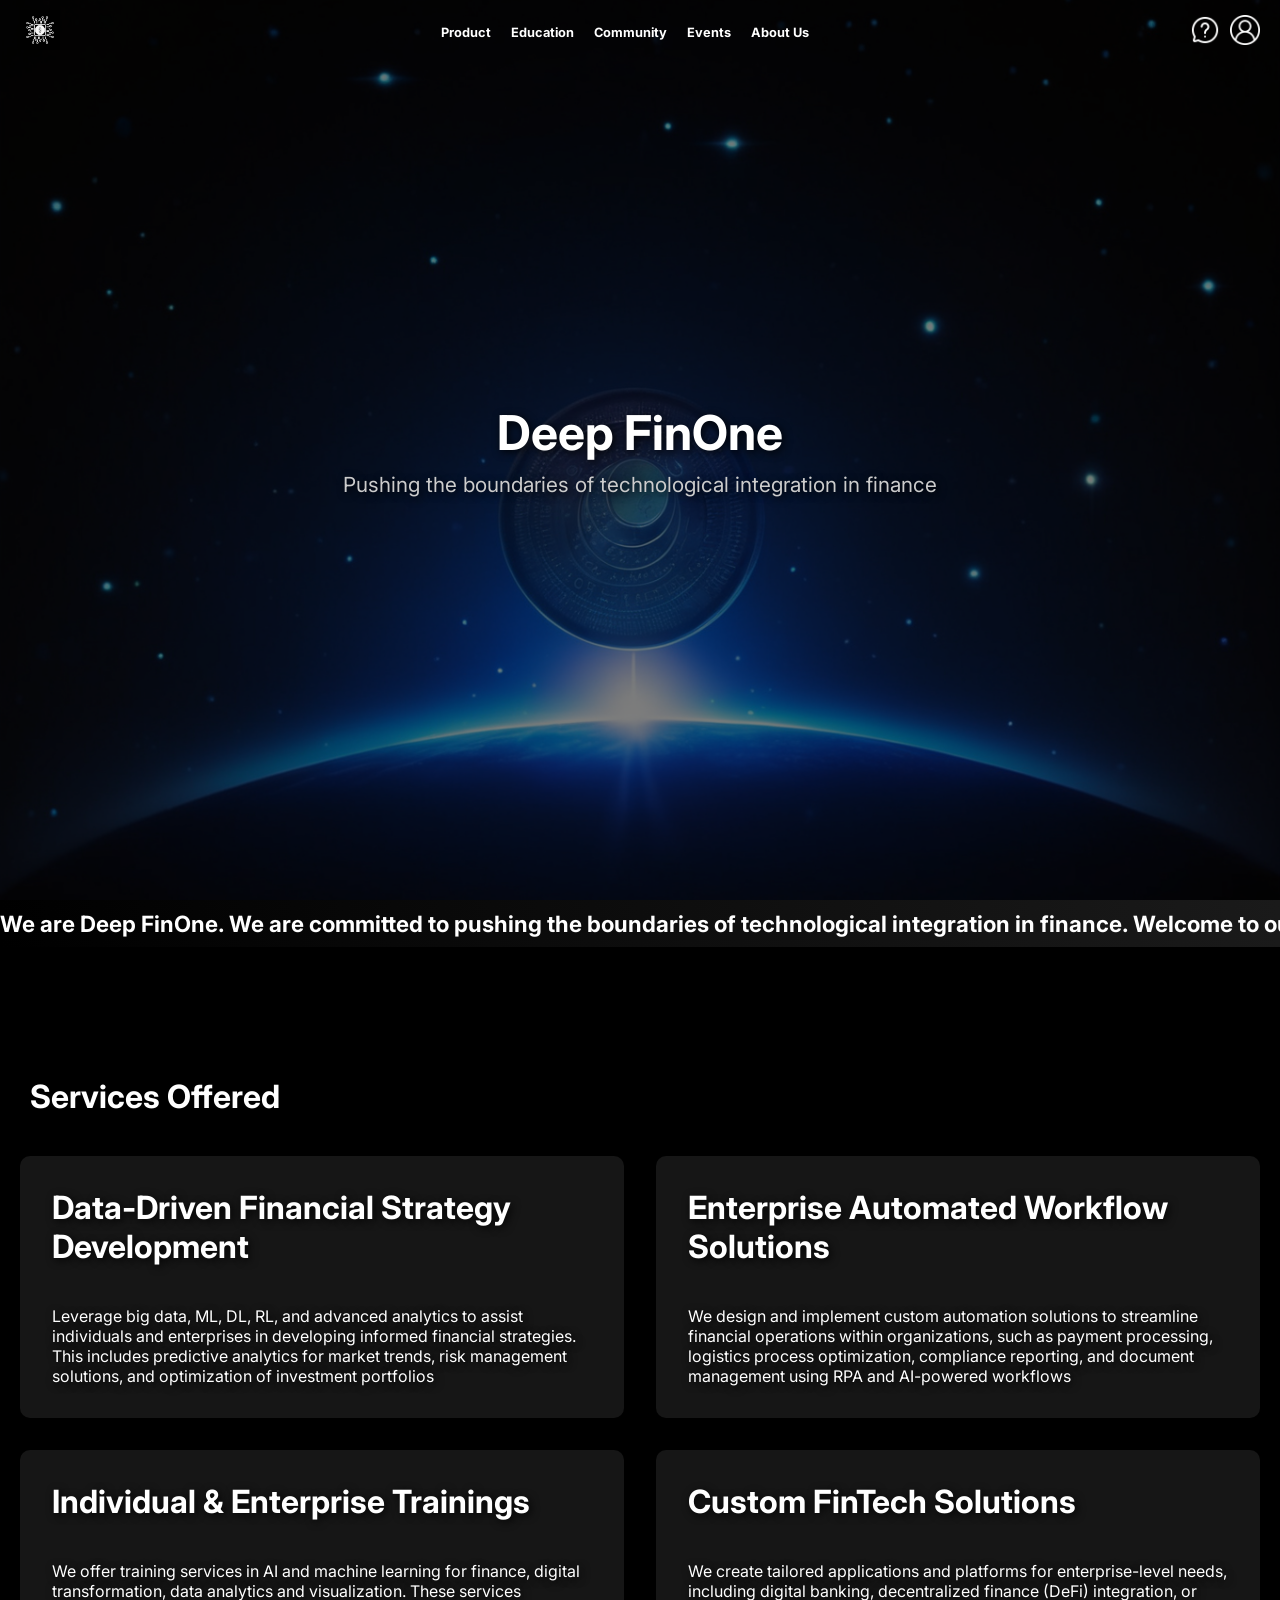
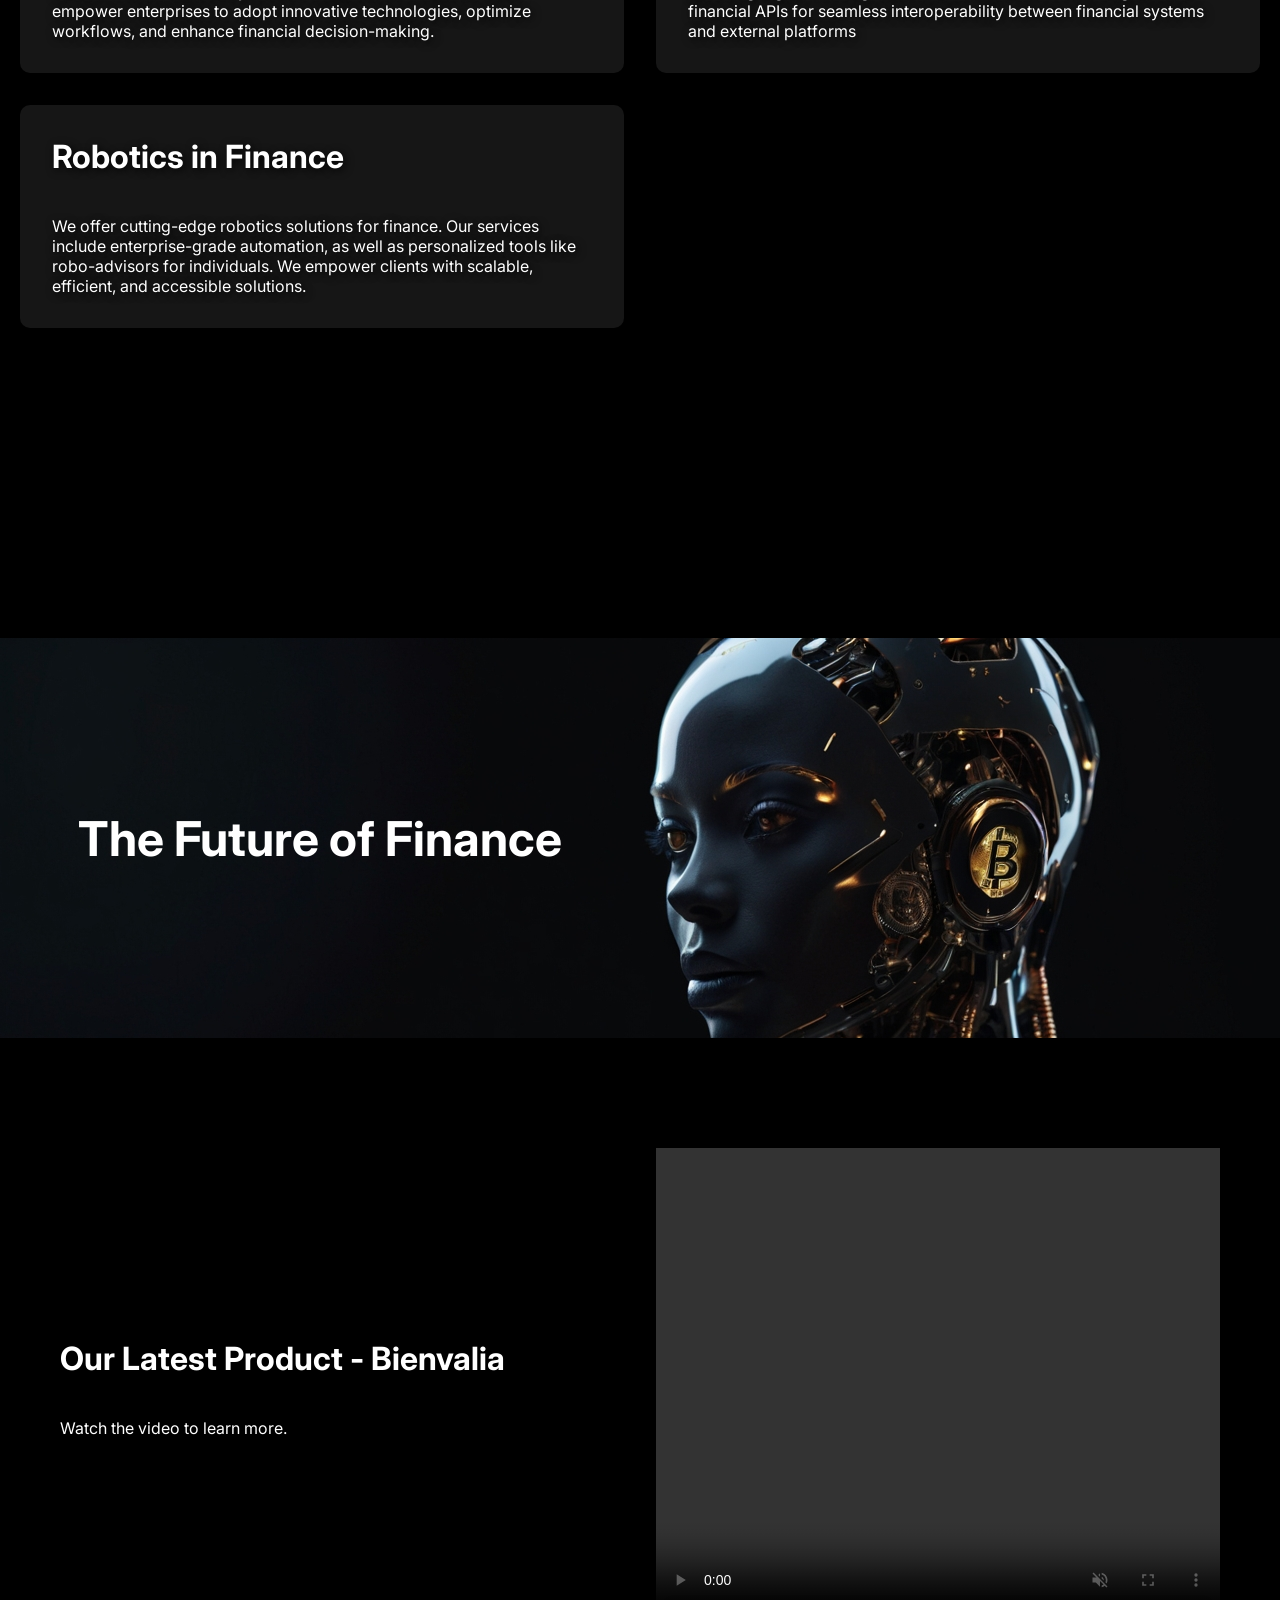
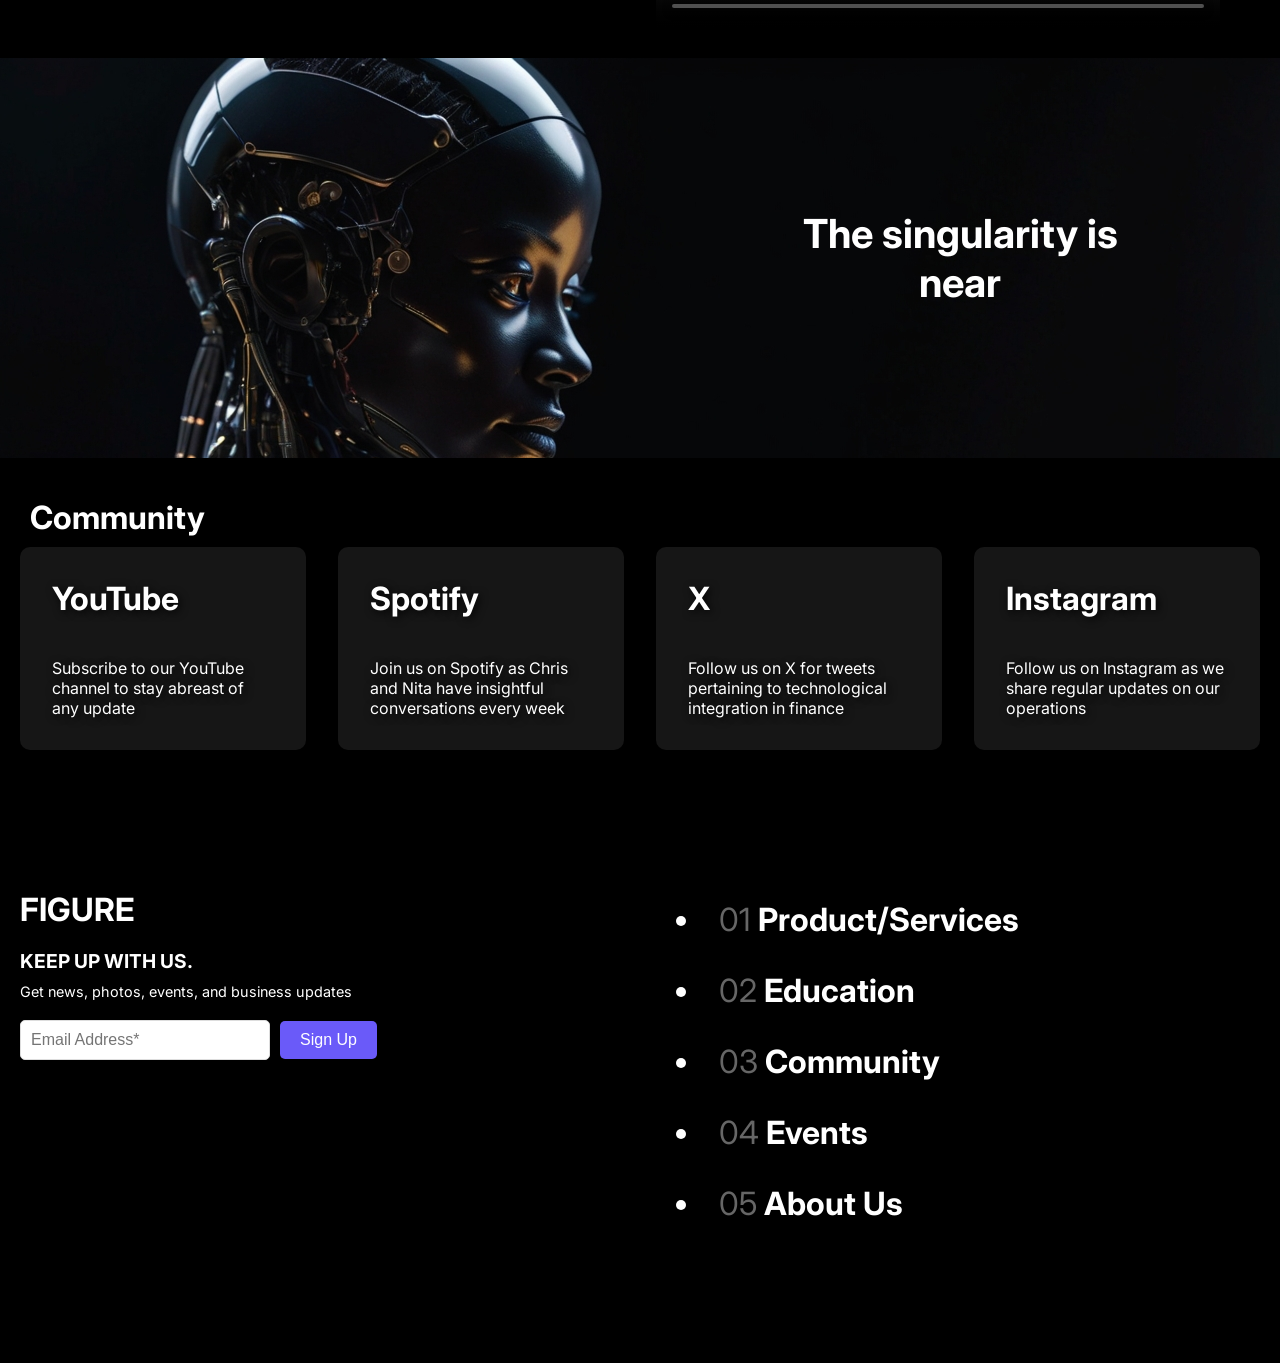
<file: Index.html>
<!DOCTYPE html>

<html>
    <head>
        <title>Deep FinOne</title>
        <link rel="stylesheet" type="text/CSS" href="style.css">
        <link href="https://fonts.googleapis.com/css2?family=Inter:wght@400;700&display=swap" rel="stylesheet">
    </head>

    <body>
        <section class="photo-section">
            <header class="header-container">
                <div class="logo">
                    <img src="Multimedia/logo.png" alt="Logo">
                </div>
                <nav class="nav-links">
                    <a href="#product">Product</a>
                    <a href="#education">Education</a>
                    <a href="#community">Community</a>
                    <a href="#events">Events</a>
                    <a href="#about">About Us</a>
                </nav>
                <nav class="header-images">
                    <a href="help"><img src="Multimedia/help.png" alt="Click here to get answers to questions"></a>
                    <a href="profile"><img src="Multimedia/user.png" alt="Access your profile"></a>
                </nav>
            </header>
            <img src="Multimedia/background3.png" alt="Robot Background" class="background-image">
            <div class="overlay"></div>
            <div class="content">
                <h1>Deep FinOne</h1>
                <p>Pushing the boundaries of technological integration in finance</p>
            </div>
        </section>
        <div class="rolling-bar">
            <div class="rolling-content">
                <span>We are Deep FinOne. We are committed to pushing the boundaries of technological integration in finance. Welcome to our platform   |   Machine Learning in Finance   |   Deep Learning in Finance   |   Reinforcement Learning in Finance   |   Robotics in Finance   |   </span>
            </div>
        </div>
        <br><br>
        <br><br>
        <section class = "services-section">
            <div class="header">
                <h2>Services Offered</h2>
            </div>
            <div class="skills-container">
                <div class="skill-card">
                    <div class="content1">
                        <h3>Data-Driven Financial Strategy Development</h3>
                        <br><br>
                        <p>Leverage big data, ML, DL, RL, and advanced analytics to assist individuals and enterprises in developing informed financial strategies. This includes predictive analytics for market trends, risk management solutions, and optimization of investment portfolios</p>
                    </div>
                </div>
                <div class="skill-card">
                    <div class="content2">
                        <h3>Enterprise Automated Workflow Solutions</h3>
                        <br><br>
                        <p>We design and implement custom automation solutions to streamline financial operations within organizations, such as payment processing, logistics process optimization, compliance reporting, and document management using RPA and AI-powered workflows</p>
                    </div>
                </div>
                <div class="skill-card">
                    <div class="content3">
                        <h3>Individual & Enterprise Trainings</h3>
                        <br><br>
                        <p>We offer training services in AI and machine learning for finance, digital transformation, data analytics and visualization. These services empower enterprises to adopt innovative technologies, optimize workflows, and enhance financial decision-making.</p>
                    </div>
                </div>
                <div class="skill-card">
                    <div class = "content4">
                        <h3>Custom FinTech Solutions</h3>
                        <br><br>
                        <p>We create tailored applications and platforms for enterprise-level needs, including digital banking, decentralized finance (DeFi) integration, or financial APIs for seamless interoperability between financial systems and external platforms</p>
                    </div>
                </div>
                <div class="skill-card">
                    <div class = "content5">
                        <h3>Robotics in Finance</h3>
                        <br><br>
                        <p>We offer cutting-edge robotics solutions for finance. Our services include enterprise-grade automation, as well as personalized tools like robo-advisors for individuals. We empower clients with scalable, efficient, and accessible solutions.</p>
                    </div>
                </div>
            </div>
        </section>
        <br><br>
        <br><br>
        <br><br>
        <br><br>
        <br><br>
        <br><br>
        <br><br>
        <section class="Product-break">
            <img src="Multimedia/robot.jpg" alt="Logo">
            <div class="content">
                <h4>The Future of Finance</h4>
            </div>
        </section>
        <br><br>
        <br><br>
        <section class="products">
            <div class="products-grid">
                <div class="content">
                    <h2>Our Latest Product - Bienvalia</h2>
                    <br><br>
                    <p>Watch the video to learn more.</p>
                </div>
                <div class="video-container">
                    <video id="productVideo" 
                     width="100%" 
                     height="auto" 
                     muted
                     controls>
                     <source src="Multimedia/Bienvalia.mp4" type="video/mp4">
                     Your browser does not support the video tag.
                    </video>
                </div>
            </div>
        </section>
        <section class="Community-break">
            <img src="Multimedia/robot2.jpg" alt="Logo">
            <div class="content">
                <h4>The singularity is near</h4>
            </div>
        </section>
        <br><br>
        <section class = "community">
            <div class="header">
                <h2>Community</h2>
            </div>
            <div class="community-grid">
                <div class="community-card">
                    <a href="https://www.youtube.com/@DeepFinOne" class="content-link1">
                        <div class="content1">
                            <h3>YouTube</h3>
                            <br><br>
                            <p>Subscribe to our YouTube channel to stay abreast of any update</p>
                        </div>
                    </a>
                </div>
                <div class="community-card">
                    <a href="https://open.spotify.com/show/5EmiDjWoZaC42dZHJOJEcF?si=7dbb737f84644044" class="content-link2">
                        <div class="content2">
                            <h3>Spotify</h3>
                            <br><br>
                            <p>Join us on Spotify as Chris and Nita have insightful conversations every week</p>
                        </div>
                    </a>
                </div>
                <div class="community-card">
                    <a href="https://x.com/DeepFinOne" class="content-link3">
                        <div class="content3">
                            <h3>X</h3>
                            <br><br>
                            <p>Follow us on X for tweets pertaining to technological integration in finance</p>
                        </div>
                    </a>
                </div>
                <div class="community-card">
                    <a href="https://www.instagram.com/deepfinone" class="content-link4">
                        <div class = "content4">
                            <h3>Instagram</h3>
                            <br><br>
                            <p>Follow us on Instagram as we share regular updates on our operations</p>
                        </div>
                    </a>
                </div>
            </div>
        </section>
        <br><br>
        <br><br>
        <br><br>
        <section class="footer">
            <div class="left-section">
                <h1>FIGURE</h1>
                <div class="subscribe">
                    <p>KEEP UP WITH US.</p>
                    <span>Get news, photos, events, and business updates</span>
                    <div class="email-signup">
                        <input type="email" placeholder="Email Address*" required>
                        <button>Sign Up</button>
                    </div>
                </div>
            </div>
            <div class="right-section">
                    <li><span>01</span> Product/Services</li>
                    <li><span>02</span> Education</li>
                    <li><span>03</span> Community</li>
                    <li><span>04</span> Events</li>
                    <li><span>05</span> About Us</li>
            </div>
        </section>
        <br><br>
        <br><br>
        <br><br>
    </body>

</html>
</file>
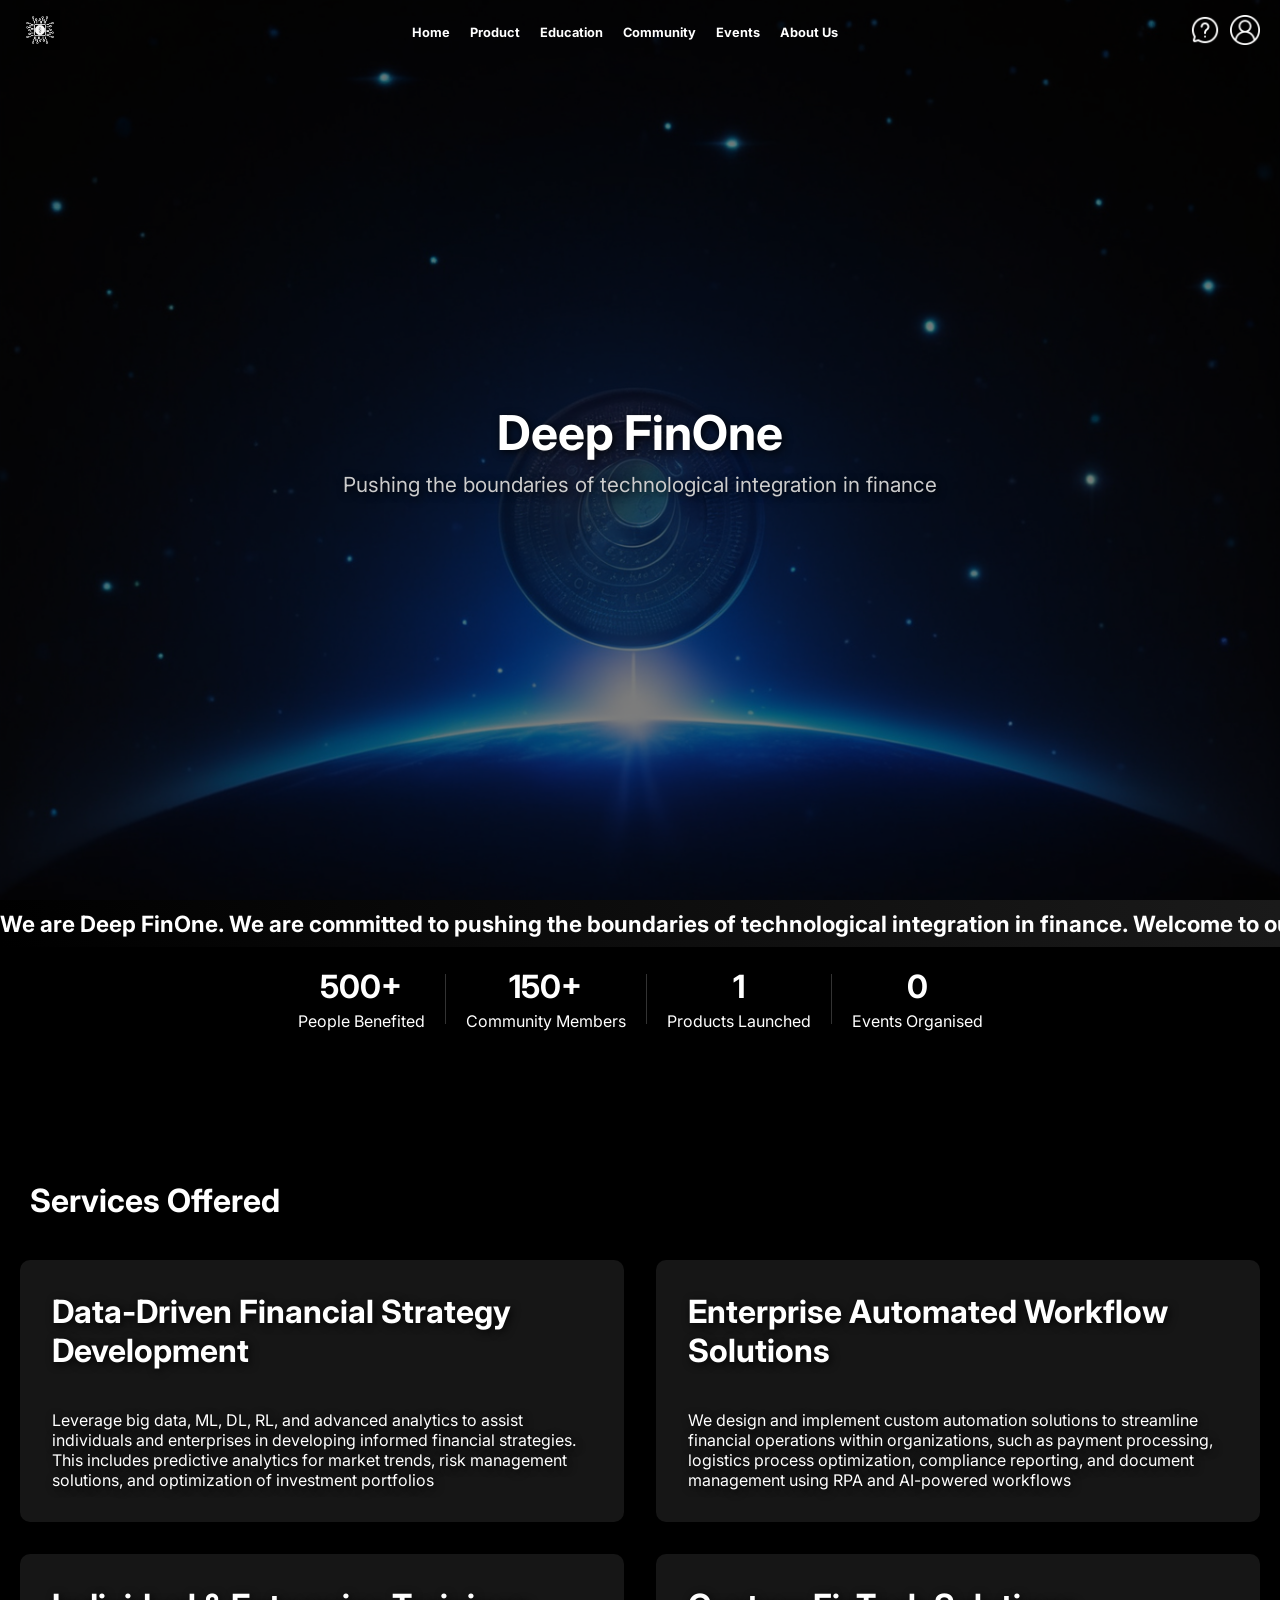
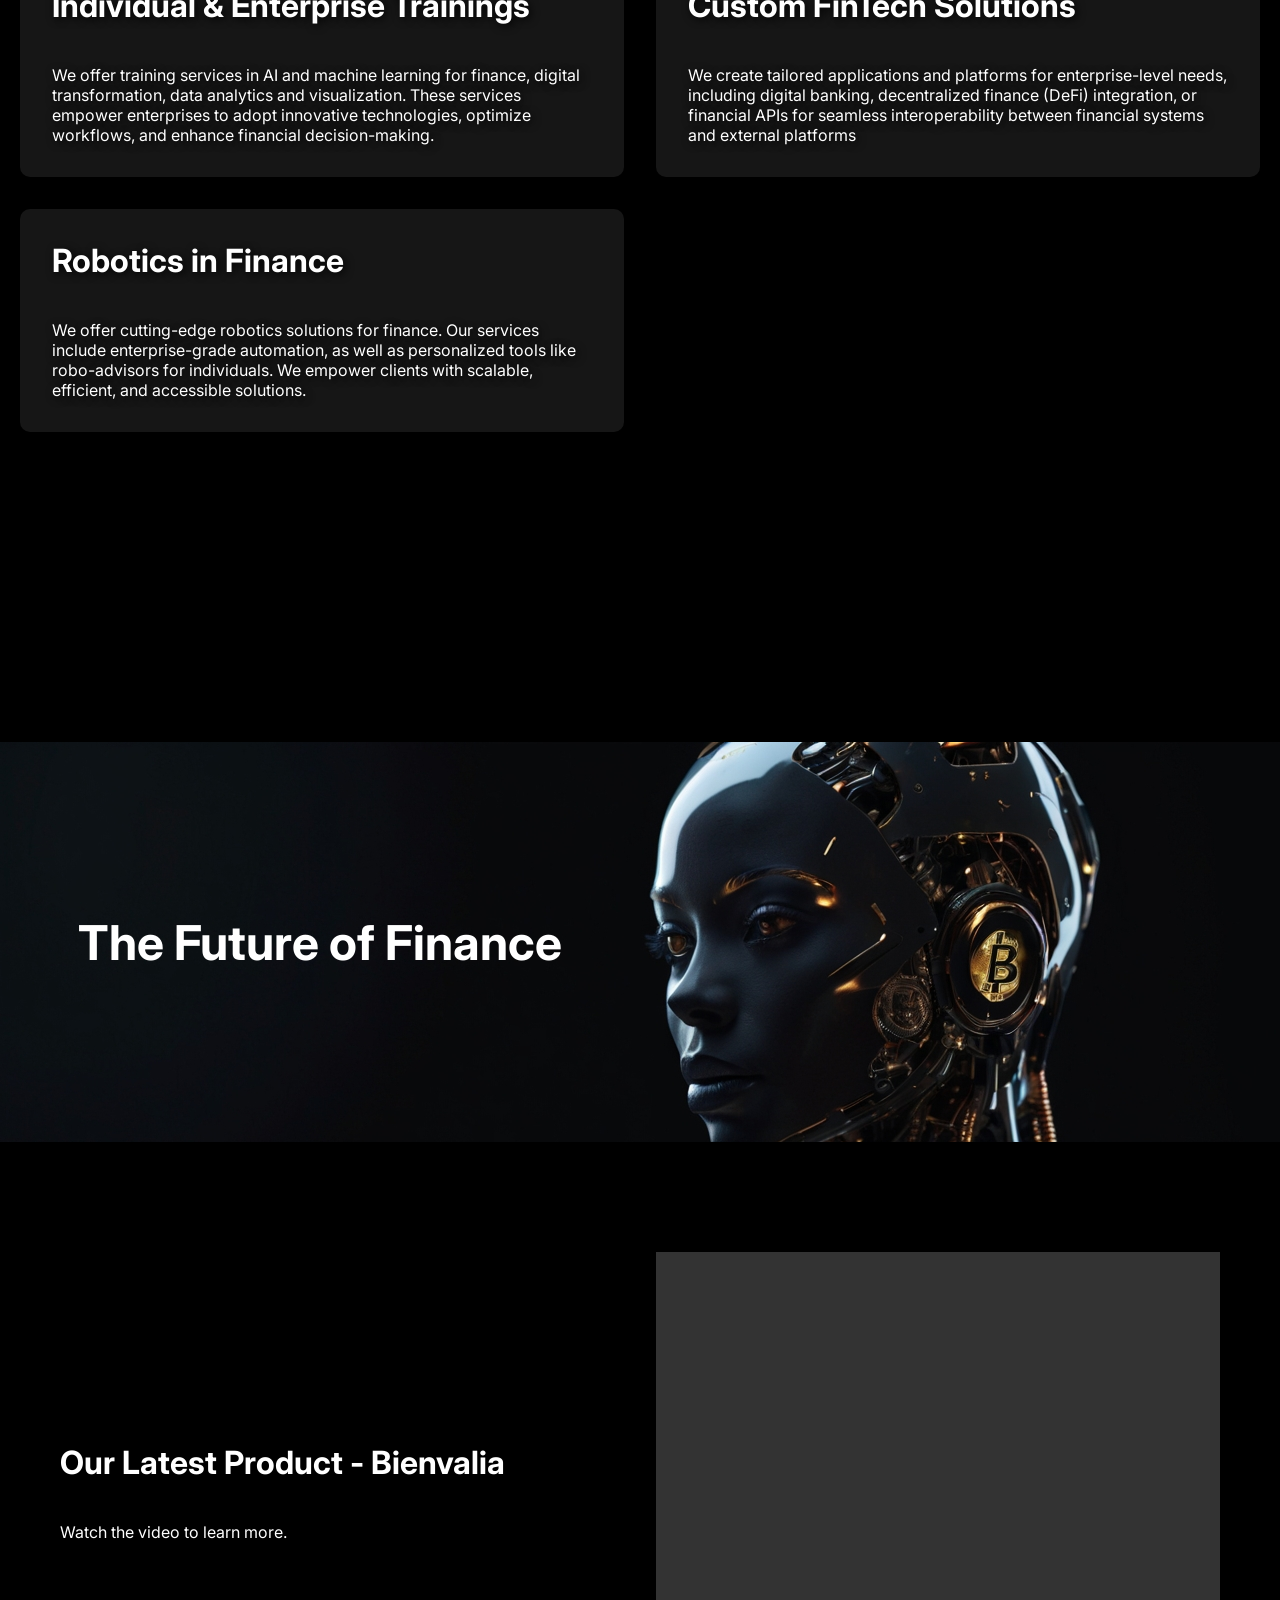
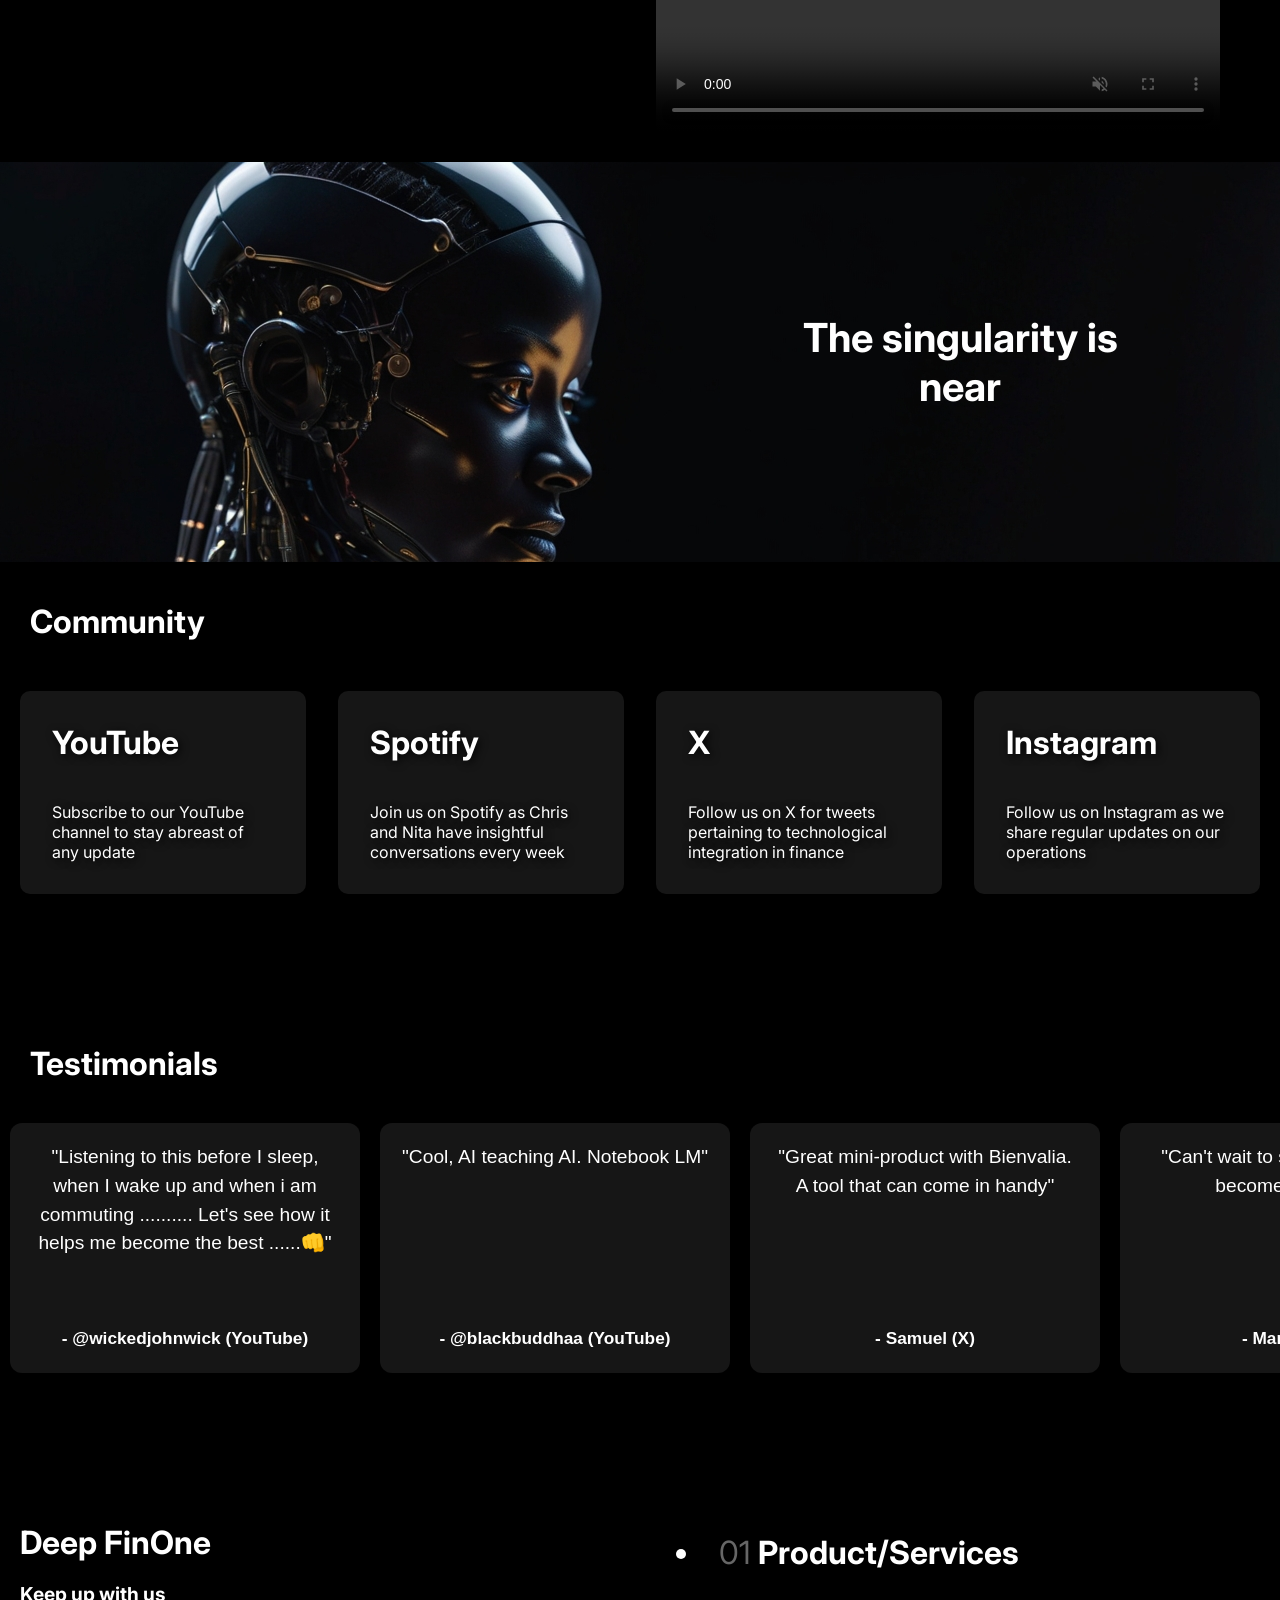
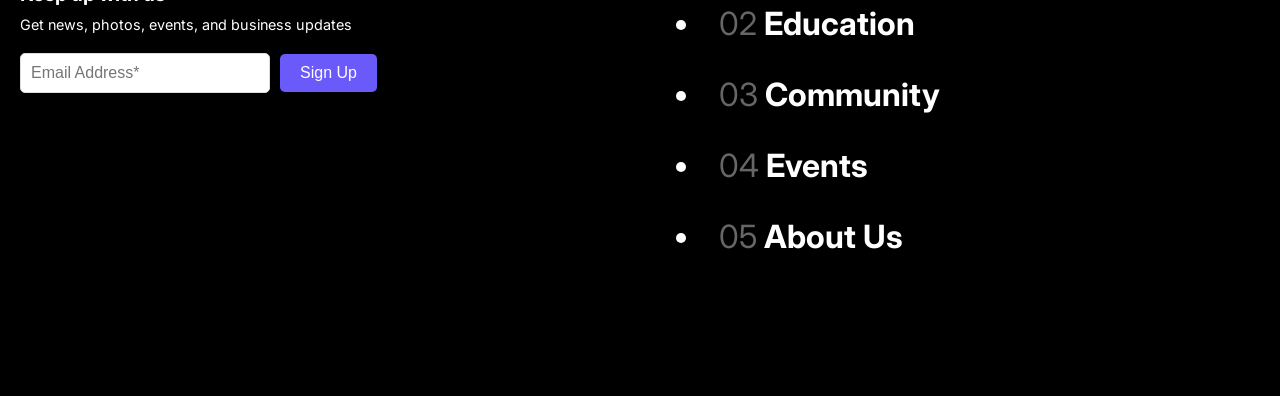
<file: index.html>
<!DOCTYPE html>

<html>
    <head>
        <meta name="viewport" content="width=device-width, initial-scale=1.0">
        <title>Deep FinOne</title>
        <link rel="stylesheet" type="text/CSS" href="style.css">
        <link href="https://fonts.googleapis.com/css2?family=Inter:wght@400;700&display=swap" rel="stylesheet">
    </head>

    <body>
        <section class="photo-section">
            <header class="header-container">
                <div class="logo">
                    <img src="Multimedia/logo.png" alt="Logo">
                </div>
                <nav class="nav-links">
                    <a href="index.html">Home</a>
                    <a href="product.html">Product</a>
                    <a href="#education">Education</a>
                    <a href="#community">Community</a>
                    <a href="#events">Events</a>
                    <a href="#about">About Us</a>
                </nav>
                <nav class="header-images">
                    <a href="help"><img src="Multimedia/help.png" alt="Click here to get answers to questions"></a>
                    <a href="profile"><img src="Multimedia/user.png" alt="Access your profile"></a>
                </nav>
            </header>
            <img src="Multimedia/background3.png" alt="Robot Background" class="background-image">
            <div class="overlay"></div>
            <div class="content">
                <h1>Deep FinOne</h1>
                <p>Pushing the boundaries of technological integration in finance</p>
            </div>
        </section>
        <section>
            <div class="rolling-bar">
                <div class="rolling-content">
                    <span>We are Deep FinOne. We are committed to pushing the boundaries of technological integration in finance. Welcome to our platform   |   Machine Learning in Finance   |   Deep Learning in Finance   |   Reinforcement Learning in Finance   |   Robotics in Finance   |   </span>
                </div>
            </div>
        </section>
        <section class="stats-section">
            <div class="stat-item">
                <h1>500+</h1>
                <p>People Benefited</p>
            </div>
            <div class="divider"></div>
            <div class="stat-item">
                <h1>150+</h1>
                <p>Community Members</p>
            </div>
            <div class="divider"></div>
            <div class="stat-item">
                <h1>1</h1>
                <p>Products Launched</p>
            </div>
            <div class="divider"></div>
            <div class="stat-item">
                <h1>0</h1>
                <p>Events Organised</p>
            </div>
        </section>
        <br><br>
        <br><br>
        <section class = "services-section">
            <div class="header">
                <h2>Services Offered</h2>
            </div>
            <div class="skills-container">
                <div class="skill-card">
                    <div class="content1">
                        <h3>Data-Driven Financial Strategy Development</h3>
                        <br><br>
                        <p>Leverage big data, ML, DL, RL, and advanced analytics to assist individuals and enterprises in developing informed financial strategies. This includes predictive analytics for market trends, risk management solutions, and optimization of investment portfolios</p>
                    </div>
                </div>
                <div class="skill-card">
                    <div class="content2">
                        <h3>Enterprise Automated Workflow Solutions</h3>
                        <br><br>
                        <p>We design and implement custom automation solutions to streamline financial operations within organizations, such as payment processing, logistics process optimization, compliance reporting, and document management using RPA and AI-powered workflows</p>
                    </div>
                </div>
                <div class="skill-card">
                    <div class="content3">
                        <h3>Individual & Enterprise Trainings</h3>
                        <br><br>
                        <p>We offer training services in AI and machine learning for finance, digital transformation, data analytics and visualization. These services empower enterprises to adopt innovative technologies, optimize workflows, and enhance financial decision-making.</p>
                    </div>
                </div>
                <div class="skill-card">
                    <div class = "content4">
                        <h3>Custom FinTech Solutions</h3>
                        <br><br>
                        <p>We create tailored applications and platforms for enterprise-level needs, including digital banking, decentralized finance (DeFi) integration, or financial APIs for seamless interoperability between financial systems and external platforms</p>
                    </div>
                </div>
                <div class="skill-card">
                    <div class = "content5">
                        <h3>Robotics in Finance</h3>
                        <br><br>
                        <p>We offer cutting-edge robotics solutions for finance. Our services include enterprise-grade automation, as well as personalized tools like robo-advisors for individuals. We empower clients with scalable, efficient, and accessible solutions.</p>
                    </div>
                </div>
            </div>
        </section>
        <br><br>
        <br><br>
        <br><br>
        <br><br>
        <br><br>
        <br><br>
        <br><br>
        <section class="Product-break">
            <img src="Multimedia/robot.jpg" alt="Logo">
            <div class="content">
                <h4>The Future of Finance</h4>
            </div>
        </section>
        <br><br>
        <br><br>
        <section class="products">
            <div class="products-grid">
                <div class="content">
                    <h2>Our Latest Product - Bienvalia</h2>
                    <br><br>
                    <p>Watch the video to learn more.</p>
                </div>
                <div class="video-container">
                    <video id="productVideo" 
                     width="100%" 
                     height="auto" 
                     muted
                     controls>
                     <source src="Multimedia/Bienvalia.mp4" type="video/mp4">
                     Your browser does not support the video tag.
                    </video>
                </div>
            </div>
        </section>
        <section class="Community-break">
            <img src="Multimedia/robot2.jpg" alt="Logo">
            <div class="content">
                <h4>The singularity is near</h4>
            </div>
        </section>
        <br><br>
        <section class = "community">
            <div class="header">
                <h2>Community</h2>
                <br><br>
            </div>
            <div class="community-grid">
                <div class="community-card">
                    <a href="https://www.youtube.com/@DeepFinOne" class="content-link1">
                        <div class="content1">
                            <h3>YouTube</h3>
                            <br><br>
                            <p>Subscribe to our YouTube channel to stay abreast of any update</p>
                        </div>
                    </a>
                </div>
                <div class="community-card">
                    <a href="https://open.spotify.com/show/5EmiDjWoZaC42dZHJOJEcF?si=7dbb737f84644044" class="content-link2">
                        <div class="content2">
                            <h3>Spotify</h3>
                            <br><br>
                            <p>Join us on Spotify as Chris and Nita have insightful conversations every week</p>
                        </div>
                    </a>
                </div>
                <div class="community-card">
                    <a href="https://x.com/DeepFinOne" class="content-link3">
                        <div class="content3">
                            <h3>X</h3>
                            <br><br>
                            <p>Follow us on X for tweets pertaining to technological integration in finance</p>
                        </div>
                    </a>
                </div>
                <div class="community-card">
                    <a href="https://www.instagram.com/deepfinone" class="content-link4">
                        <div class = "content4">
                            <h3>Instagram</h3>
                            <br><br>
                            <p>Follow us on Instagram as we share regular updates on our operations</p>
                        </div>
                    </a>
                </div>
            </div>
        </section>
        <br><br>
        <br><br>
        <br><br>
        <section class="testimonial-section">
            <h1>Testimonials</h1>
            <br><br>
            <div class="testimonial-container">
                <div class="testimonial">
                    <p>"Listening to this before I sleep, when I wake up and when i am commuting .......... Let's see how it helps me become the best ......👊"</p>
                    <br><br>
                    <h4>- @wickedjohnwick (YouTube)</h4>
                </div>
                <div class="testimonial">
                    <p>"Cool, AI teaching AI. Notebook LM"</p>
                    <br><br>
                    <h4>- @blackbuddhaa (YouTube)</h4>
                </div>
                <div class="testimonial">
                    <p>"Great mini-product with Bienvalia. A tool that can come in handy"</p>
                    <h4>- Samuel (X)</h4>
                </div>
                <div class="testimonial">
                    <p>"Can't wait to see Deep FinOne become a unicorn"</p>
                    <h4>- Mark Taylor</h4>
                </div>
            </div>
        </section>
        <br><br>
        <br><br>
        <br><br>
        <section class="footer">
            <div class="left-section">
                <h1>Deep FinOne</h1>
                <div class="subscribe">
                    <p>Keep up with us</p>
                    <span>Get news, photos, events, and business updates</span>
                    <div class="email-signup">
                        <input type="email" placeholder="Email Address*" required>
                        <button>Sign Up</button>
                    </div>
                </div>
            </div>
            <div class="right-section">
                    <li><span>01</span> Product/Services</li>
                    <li><span>02</span> Education</li>
                    <li><span>03</span> Community</li>
                    <li><span>04</span> Events</li>
                    <li><span>05</span> About Us</li>
            </div>
        </section>
        <br><br>
        <br><br>
        <br><br>
    </body>

</html>
</file>
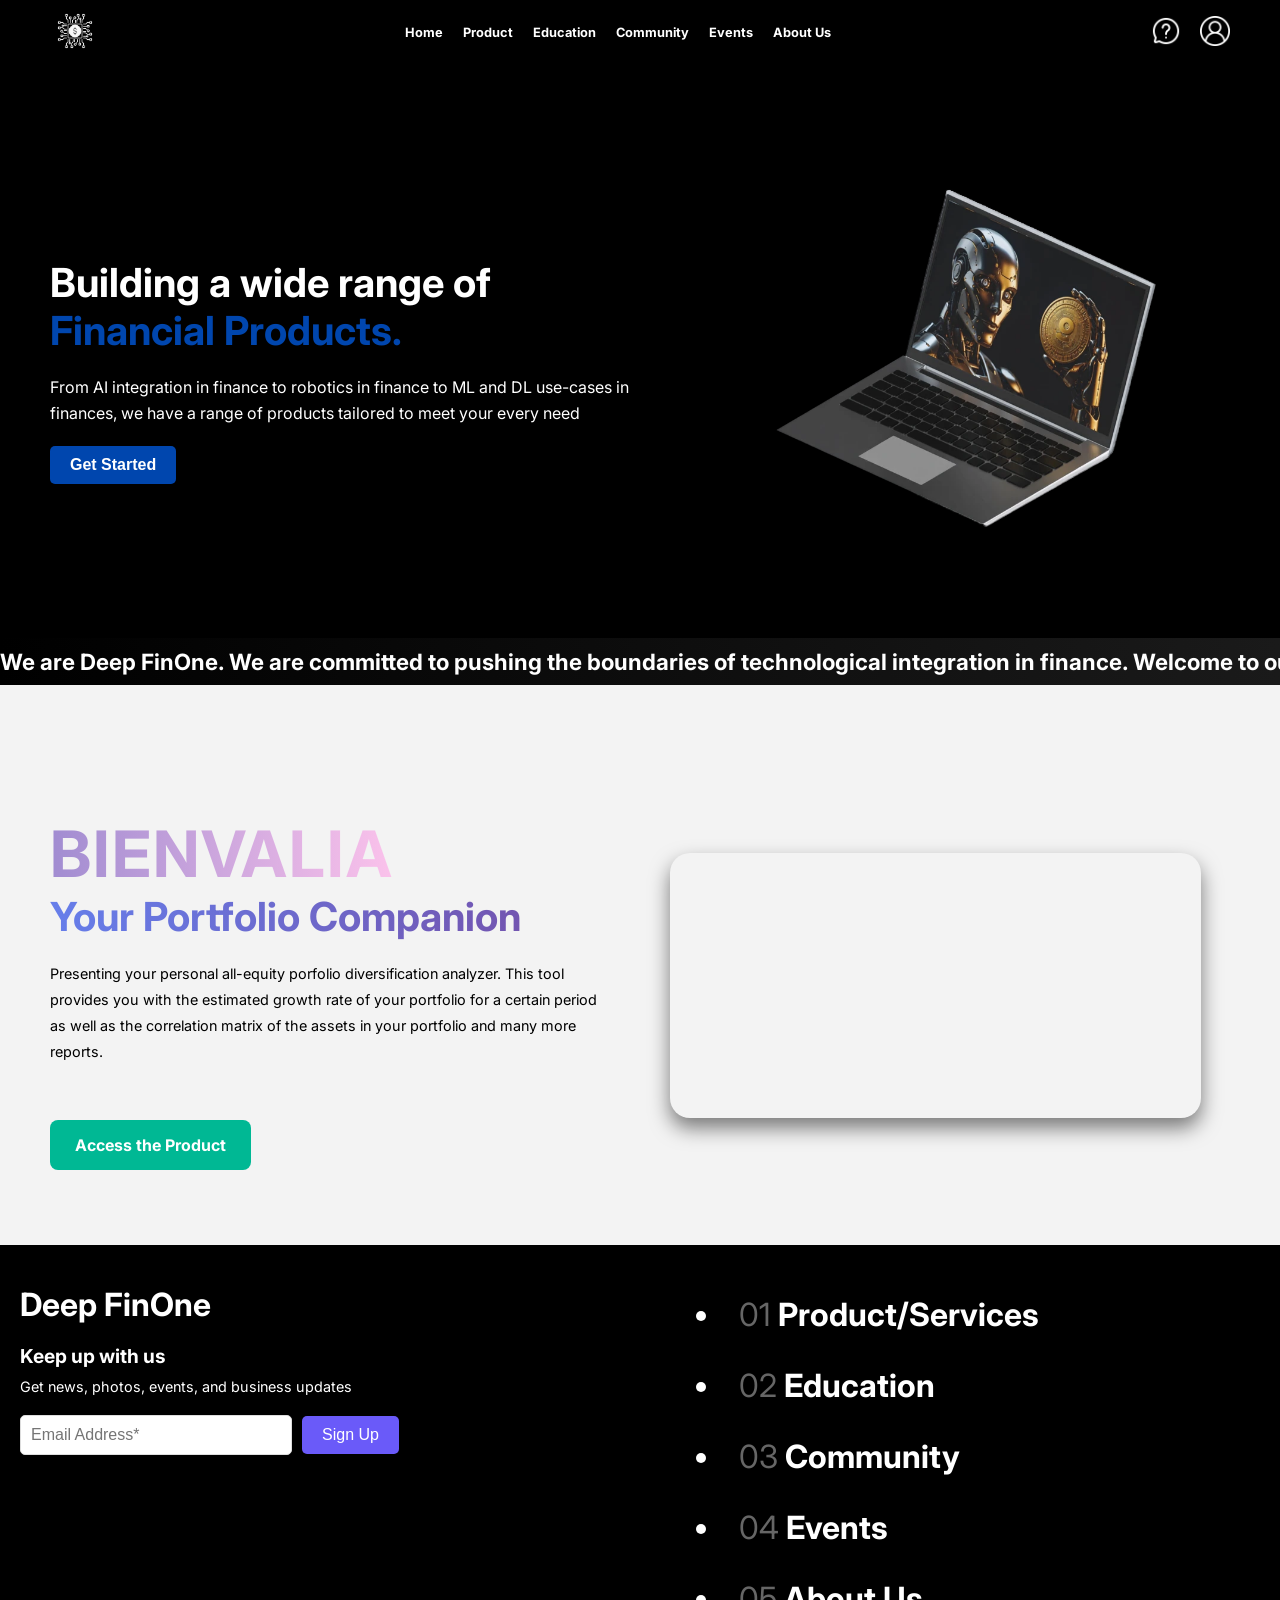
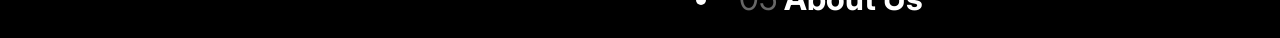
<file: product.html>
<!DOCTYPE html>

<html>
    <head>
        <title>Deep FinOne</title>
        <link rel="stylesheet" type="text/CSS" href="product.css">
        <link href="https://fonts.googleapis.com/css2?family=Inter:wght@400;700&display=swap" rel="stylesheet">
    </head>

    <body>
        <section class="photo-section">
            <header class="header-container">
                <div class="logo">
                    <img src="Multimedia/logo.png" alt="Logo">
                </div>
                <nav class="nav-links">
                    <a href="index.html">Home</a>
                    <a href="product.html">Product</a>
                    <a href="#education">Education</a>
                    <a href="#community">Community</a>
                    <a href="#events">Events</a>
                    <a href="#about">About Us</a>
                </nav>
                <nav class="header-images">
                    <a href="help"><img src="Multimedia/help.png" alt="Click here to get answers to questions"></a>
                    <a href="profile"><img src="Multimedia/user.png" alt="Access your profile"></a>
                </nav>
            </header>
        <section class="hero-section">
            <div class="hero-content">
                <h1>Building a wide range of <span class="highlight">Financial Products.</span></h1>
                <p>From AI integration in finance to robotics in finance to ML and DL use-cases in finances, we have a range of products tailored to meet your every need</p>
                <button class="cta-button">Get Started</button>
            </div>
            <div class="image-container">
                <img src="Multimedia/product-laptop.png">
            </div>
        </section>
        <section>
            <div class="rolling-bar">
                <div class="rolling-content">
                    <span>We are Deep FinOne. We are committed to pushing the boundaries of technological integration in finance. Welcome to our platform   |   Machine Learning in Finance   |   Deep Learning in Finance   |   Reinforcement Learning in Finance   |   Robotics in Finance   |   </span>
                </div>
            </div>
        </section>
        <br><br>
        <br><br>
        <section class="app-section">
            <div class="app-content">
              <span class="subtitle">BIENVALIA</span>
              <h1>Your Portfolio Companion</h1>
              <p>
                Presenting your personal all-equity porfolio diversification analyzer. This tool provides you with the estimated growth rate of your portfolio for a certain period as well as the correlation matrix of the assets in your portfolio and many more reports.
              </p>
              <br><br>
              <div class="cta-buttons">
                <a href="https://portfolio-diversification-checker-github-io.vercel.app/" class="product-btn">Access the Product</a>
              </div>
            </div>
            <div class="media-container">
              <video autoplay muted loop>
                <source src="Multimedia/Bienvalia.mp4" type="video/mp4">
                Your browser does not support the video tag.
              </video>
            </div>
          </section>
          <br><br>
          <section class="footer">
            <div class="left-section">
                <h1>Deep FinOne</h1>
                <div class="subscribe">
                    <p>Keep up with us</p>
                    <span>Get news, photos, events, and business updates</span>
                    <div class="email-signup">
                        <input type="email" placeholder="Email Address*" required>
                        <button>Sign Up</button>
                    </div>
                </div>
            </div>
            <div class="right-section">
                    <li><span>01</span> Product/Services</li>
                    <li><span>02</span> Education</li>
                    <li><span>03</span> Community</li>
                    <li><span>04</span> Events</li>
                    <li><span>05</span> About Us</li>
            </div>
        </section>
    </body>

</html>
</file>
<file: style.css>
body {
    margin: 0;
    padding: 0;
    font-family: 'inter', sans-serif;
    background-color: #000000;
}

* {
    margin: 0;
    padding: 0;
    box-sizing: border-box;
}

.header-container {
    display: flex;
    justify-content: space-between;
    align-items: center;
    padding: 10px 20px;
    background: transparent;
    color: white;
    position: relative;
    z-index: 2;
}

.header-container a:hover {
    color: #1E3A8A;
}

.logo img {
    width: 40px;
    height: auto;
}

.nav-links {
    display: flex;
    gap: 20px;
}

.nav-links a {
    text-decoration: none;
    font-size: 0.8rem;
    color: white;
    font-weight: 700;
    transition: color 0.3s ease;
}

.nav-links a:hover {
    color: #1E3A8A;
}

.header-images {
    display: flex;
    gap: 10px;
    z-index: 6;
}

.header-images img {
    width: 30px;
    height: auto;
    border-radius: 5px;
    z-index: 6;
}

.header-images img a {
    text-decoration: none;
    color: white;
    font-weight: 700;
    transition: color 0.3s ease;    
}

.header-images img a:hover {
    color: #1E3A8A;
}

.photo-section {
    position: relative;
    width: 100%;
    height: 100vh;
    overflow: hidden;
}

.photo-section .background-image {
    width: 100%;
    height: 100%;
    object-fit: cover;
    position: absolute;
    top: 0;
    left: 0;
}

.photo-section .overlay {
    position: absolute;
    top: 0;
    left: 0;
    width: 100%;
    height: 100%;
    background: rgba(0, 0, 0, 0.5);
    z-index: 1;
}

.photo-section .content {
    position: absolute;
    top: 50%;
    left: 50%;
    transform: translate(-50%, -50%);
    text-align: center;
    z-index: 6;
    padding: 0 20px;
}

.photo-section .content h1 {
    font-size: 3rem;
    margin: 0;
    color: white;
    text-shadow: 2px 2px 8px rgba(0, 0, 0, 0.9);
}

.photo-section .content p {
    font-size: 1.3rem;
    margin-top: 10px;
    color: #CCCCCC;
    text-shadow: 2px 2px 8px rgba(0, 0, 0, 0.9);
}

.rolling-bar {
    width: 100%;
    overflow: hidden;
    background: linear-gradient(90deg, #000000, #1a1a1a);
    color: white;
    font-size: 1.2rem;
    padding: 10px 0;
    display: flex;
    align-items: center;
}

.rolling-content {
    display: flex;
    animation: scroll 40s linear infinite;
    gap: 50px;
    white-space: nowrap;
}

.rolling-content span {
    display: inline-block;
    background: #ffffff;
    -webkit-background-clip: text;
    -webkit-text-fill-color: transparent;
    background-clip: text;
    color: transparent;
    font-weight: bold;
    font-size: 1.4rem;
    transition: color 0.3s ease;
}

.services-section {
    position: relative;
    width: 100%;
    min-height: 100vh;
    overflow: visible;
    padding: 20px 0;
}

.services-section .header h2{
    font-size: 2rem;
    font-family:'Inter', sans-serif;
    font: bold;
    text-wrap: initial;
    margin: 30px;
    color: white;
    text-shadow: 2px 2px 8px rgba(0, 0, 0, 0.9);
}

.skills-container {
    display: grid;
    grid-template-columns: repeat(2, 1fr);
    overflow: visible;
    width: 100%;
    gap: 2rem;
    margin: 0;
    justify-content: flex-end;
    align-items: center;
    padding: 10px 20px;
    background: transparent;
    position: relative;
}

.skill-card .content1 {
    background: #161616;
    padding: 2rem;
    border-radius: 10px;
    transition: 0.3s;
}

.skill-card .content1 h3{
    font-size: 2rem;
    text-wrap: initial;
    margin: 0;
    color: white;
    text-shadow: 2px 2px 8px rgba(0, 0, 0, 0.9);
}

.skill-card .content1 p{
    font-size: 1rem;
    text-wrap: initial;
    margin: 0;
    color: white;
    text-shadow: 2px 2px 8px rgba(0, 0, 0, 0.9);
}

.skill-card .content1:hover{
    font-size: 1rem;
    background-image: url('Multimedia/background3.png');
    background-size: cover;
    background-position: center;
    background-repeat: no-repeat;
    text-wrap: initial;
    justify-content:center;
    margin: 0;
    color: white;
    text-shadow: 2px 2px 8px rgba(0, 0, 0, 0.9);
}

.skill-card .content2 {
    background: #161616;
    padding: 2rem;
    border-radius: 10px;
    transition: 0.3s;
}

.skill-card .content2 h3{
    font-size: 2rem;
    text-wrap: initial;
    margin: 0;
    color: white;
    text-shadow: 2px 2px 8px rgba(0, 0, 0, 0.9);
}

.skill-card .content2 p{
    font-size: 1rem;
    text-wrap: initial;
    margin: 0;
    color: white;
    text-shadow: 2px 2px 8px rgba(0, 0, 0, 0.9);
}

.skill-card .content2:hover{
    font-size: 1rem;
    background-image: url('Multimedia/AWFS.png');
    background-size: cover;
    background-position: center;
    background-repeat: no-repeat;
    text-wrap: initial;
    justify-content:center;
    margin: 0;
    color: white;
    text-shadow: 2px 2px 8px rgba(0, 0, 0, 0.9);
}

.skill-card .content3 {
    background: #161616;
    padding: 2rem;
    border-radius: 10px;
    transition: 0.3s;
}

.skill-card .content3 h3{
    font-size: 2rem;
    text-wrap: initial;
    margin: 0;
    color: white;
    text-shadow: 2px 2px 8px rgba(0, 0, 0, 0.9);
}

.skill-card .content3 p{
    font-size: 1rem;
    text-wrap: initial;
    margin: 0;
    color: white;
    text-shadow: 2px 2px 8px rgba(0, 0, 0, 0.9);
}

.skill-card .content3:hover{
    font-size: 1rem;
    background-image: url('Multimedia/office-space.png');
    background-size: cover;
    background-position: center;
    background-repeat: no-repeat;
    text-wrap: initial;
    justify-content:center;
    margin: 0;
    color: white;
    text-shadow: 2px 2px 8px rgba(0, 0, 0, 0.9);
}

.skill-card .content4 {
    background: #161616;
    padding: 2rem;
    border-radius: 10px;
    transition: 0.3s;
}

.skill-card .content4 h3{
    font-size: 2rem;
    text-wrap: initial;
    margin: 0;
    color: white;
    text-shadow: 2px 2px 8px rgba(0, 0, 0, 0.9);
}

.skill-card .content4 p{
    font-size: 1rem;
    text-wrap: initial;
    margin: 0;
    color: white;
    text-shadow: 2px 2px 8px rgba(0, 0, 0, 0.9);
}

.skill-card .content4:hover{
    font-size: 1rem;
    background-image: url('Multimedia/Background2.png');
    background-size: cover;
    background-position: center;
    background-repeat: no-repeat;
    text-wrap: initial;
    justify-content:center;
    margin: 0;
    color: white;
    text-shadow: 2px 2px 8px rgba(0, 0, 0, 0.9);
}

.skill-card .content5 {
    background: #161616;
    padding: 2rem;
    border-radius: 10px;
    transition: 0.3s;
}

.skill-card .content5 h3{
    font-size: 2rem;
    text-wrap: initial;
    margin: 0;
    color: white;
    text-shadow: 2px 2px 8px rgba(0, 0, 0, 0.9);
}

.skill-card .content5 p{
    font-size: 1rem;
    text-wrap: initial;
    margin: 0;
    color: white;
    text-shadow: 2px 2px 8px rgba(0, 0, 0, 0.9);
}

.skill-card .content5:hover{
    font-size: 1rem;
    background-image: url('Multimedia/Background.png');
    background-size: cover;
    background-position: center;
    background-repeat: no-repeat;
    text-wrap: initial;
    justify-content:center;
    margin: 0;
    color: white;
    text-shadow: 2px 2px 8px rgba(0, 0, 0, 0.9);
}

.Product-break {
    width: 100%;
    height: 400px;
    overflow: hidden;
    position: relative;
}

.Product-break .content h4{
    position: absolute;
    font-size: 3rem;
    top: 50%;
    left: 25%;
    transform: translate(-50%, -50%);
    color: #ffffff;
    text-align: center;
}

.products {
    display: flex;
    justify-content: center;
    align-items: center;
    padding: 20px;
    background-color: #000000;
}

.products-grid {
    display: grid;
    grid-template-columns: repeat(2, 1fr);
    overflow: visible;
    width: 100%;
    max-width: 1200px;
    min-height: 500px;
    gap: 2rem;
    margin: 0;
    justify-content: flex-end;
    align-items: center;
    padding: 10px 20px;
    background: transparent;
    position: relative;
}

.products-grid .content {
    display: flex;
    flex-direction: column;
    justify-content: center;
}

.products-grid .content h2 {
    font-size: 2rem;
    color: #ffffff;
    text-align: left;
    font-family: 'inter', sans-serif;
}

.products-grid .content p {
    color: #ffffff;
    font-size: 1rem;
    font-family: 'inter', sans-serif;
}

.products-grid .video-container {
    width: 100%;
    height: 100%;
    position: relative;
    display: flex;
    justify-content: center;
    align-items: center;
    overflow: hidden;
}

.products-grid .video-container video {
    width: 100%;
    height: 100%;
    border: none;
}

.Community-break {
    width: 100%;
    height: 400px;
    padding-bottom: 200px;
    overflow: hidden;
    position: relative;
}

.Community-break .content h4{
    position: absolute;
    font-size: 2.5rem;
    top: 50%;
    left: 75%;
    transform: translate(-50%, -50%);
    color: #ffffff;
    text-align: center;
}

.community .header h2{
    font-size: 2rem;
    font-family:'Inter', sans-serif;
    font: bold;
    text-wrap: initial;
    margin-left: 30px;
    color: white;
    text-shadow: 2px 2px 8px rgba(0, 0, 0, 0.9);
}

.community-grid {
    display: grid;
    grid-template-columns: repeat(4, 1fr);
    overflow: visible;
    width: 100%;
    gap: 2rem;
    margin: 0;
    justify-content: flex-end;
    align-items: center;
    padding: 10px 20px;
    background: transparent;
    position: relative;
}

.community-card .content-link1 {
    text-decoration: none;
    display: block;
}

.community-card .content1{
    width: 100%;
    height: 100%;
    background-color: #161616;
    padding: 2rem;
    border-radius: 10px;
    transition: 0.3s;
}

.community-card .content1 h3{
    font-size: 2rem;
    text-wrap: initial;
    margin: 0;
    color: white;
    text-shadow: 2px 2px 8px rgba(0, 0, 0, 0.9);
}

.community-card .content1 p{
    font-size: 1rem;
    text-wrap: initial;
    margin: 0;
    color: white;
    text-shadow: 2px 2px 8px rgba(0, 0, 0, 0.9);
}

.community-card .content1:hover{
    font-size: 1rem;
    background-image: url('Multimedia/youtube.jpg');
    background-size: cover; 
    background-position: center; 
    background-repeat: no-repeat;
    text-wrap: initial;
    justify-content:center;
    margin: 0;
    color: white;
    text-shadow: 2px 2px 8px rgba(0, 0, 0, 0.9);
}

.community-card .content-link2 {
    text-decoration: none;
    display: block;
}

.community-card .content2{
    width: 100%;
    height: 100%;
    background-color: #161616;
    padding: 2rem;
    border-radius: 10px;
    transition: 0.3s;
}

.community-card .content2 h3{
    font-size: 2rem;
    text-wrap: initial;
    margin: 0;
    color: white;
    text-shadow: 2px 2px 8px rgba(0, 0, 0, 0.9);
}

.community-card .content2 p{
    font-size: 1rem;
    text-wrap: initial;
    margin: 0;
    color: white;
    text-shadow: 2px 2px 8px rgba(0, 0, 0, 0.9);
}

.community-card .content2:hover{
    font-size: 1rem;
    background-image: url('Multimedia/spotify.jpg');
    background-size: cover;
    background-position: center;
    background-repeat: no-repeat;
    text-wrap: initial;
    justify-content:center;
    margin: 0;
    color: white;
    text-shadow: 2px 2px 8px rgba(0, 0, 0, 0.9);
}

.community-card .content-link3 {
    text-decoration: none;
    display: block;
}

.community-card .content3{
    width: 100%;
    height: 100%;
    background-color: #161616;
    padding: 2rem;
    border-radius: 10px;
    transition: 0.3s;
}

.community-card .content3 h3{
    font-size: 2rem;
    text-wrap: initial;
    margin: 0;
    color: white;
    text-shadow: 2px 2px 8px rgba(0, 0, 0, 0.9);
}

.community-card .content3 p{
    font-size: 1rem;
    text-wrap: initial;
    margin: 0;
    color: white;
    text-shadow: 2px 2px 8px rgba(0, 0, 0, 0.9);
}

.community-card .content3:hover{
    font-size: 1rem;
    background-image: url('Multimedia/x.png');
    background-size: cover;
    background-position: center;
    background-repeat: no-repeat;
    text-wrap: initial;
    justify-content:center;
    margin: 0;
    color: white;
    text-shadow: 2px 2px 8px rgba(0, 0, 0, 0.9);
}

.community-card .content-link4 {
    text-decoration: none;
    display: block;
}

.community-card .content4{
    width: 100%;
    height: 100%;
    background-color: #161616;
    padding: 2rem;
    border-radius: 10px;
    transition: 0.3s;
}

.community-card .content4 h3{
    font-size: 2rem;
    text-wrap: initial;
    margin: 0;
    color: white;
    text-shadow: 2px 2px 8px rgba(0, 0, 0, 0.9);
}

.community-card .content4 p{
    font-size: 1rem;
    text-wrap: initial;
    margin: 0;
    color: white;
    text-shadow: 2px 2px 8px rgba(0, 0, 0, 0.9);
}

.community-card .content4:hover{
    font-size: 1rem;
    background-image: url('Multimedia/instagram.jpg');
    background-size: cover;
    background-position: center;
    background-repeat: no-repeat;
    text-wrap: initial;
    justify-content:center;
    margin: 0;
    color: white;
    text-shadow: 2px 2px 8px rgba(0, 0, 0, 0.9);
}

.testimonial-section {
    width: 100%;
    overflow: hidden;
    padding: 20px 0;
}

.testimonial-section h1{
        font-size: 2rem;
        margin-left: 30px;
        color: #ffffff;
        font-weight: bold;
}

.testimonial-section .testimonial-container {
    display: flex;
    flex-wrap: nowrap;
    height: 250px;
    width: 100%;
    max-width: 350px;
    overflow: visible;
    animation: scrollTestimonials 35s linear infinite;
}

.testimonial-container .testimonial {
    flex: 0 0 100%;
    padding: 20px;
    box-sizing: border-box;
    display: flex;
    flex-direction: column;
    justify-content: space-between;
    text-align: center;
    background-color: #161616;
    color: white;
    border-radius: 12px;
    margin: 0 10px;
    box-shadow: 0 4px 8px rgba(0, 0, 0, 0.3);
    font-family: 'Roboto', sans-serif;
    font-size: 1.2em;
    line-height: 1.5em;
}

.testimonial-container .testimonial p {
    margin: 0;
    font-size: 1em;
    font-weight: normal;
}

.testimonial-container .testimonial h4 {
    margin: 0;
    font-size: 0.9em;
    font-weight: bold;
}

@keyframes scrollTestimonials {
    0% { transform: translateX(0); }
    100% { transform: translateX(-300%); }
}

.footer {
    display: grid;
    grid-template-columns: repeat(2, 1fr);
    overflow: visible;
    width: 100%;
    gap: 2rem;
    color: #ffffff;
    margin: 0;
    padding: 10px 20px;
    background: transparent;
    position: relative;
}

.footer .left-section {
    flex: 1;
}

.footer .left-section h1 {
    font-size: 2rem;
    margin: 0;
    font-weight: bold;
}

.left-section .subscribe {
    margin-top: 20px;
}

.left-section .subscribe p {
    font-size: 1.2rem;
    font-weight: bold;
    margin: 0 0 10px 0;
}

.left-section .subscribe span {
    display: block;
    margin-bottom: 20px;
    font-size: 0.9rem;
    color: #ffffff;
}

.subscribe .email-signup {
    display: flex;
    align-items: center;
    gap: 10px;
    flex-wrap: wrap;
}

.subscribe .email-signup input {
    width: 250px;
    padding: 10px;
    border: 1px solid #ddd;
    border-radius: 5px;
    font-size: 1rem;
    min-width: 200px;
}

.subscribe .email-signup button {
    background-color: #6a5af9;
    color: white;
    border: none;
    padding: 10px 20px;
    border-radius: 5px;
    font-size: 1rem;
    cursor: pointer;
}

.subscribe .email-signup button:hover {
    background-color: #5847d6;
}

.footer .right-section {
    display: grid;
    grid-template-columns: repeat(1, 1fr);
    overflow: visible;
    width: 100%;
    gap: 2rem;
    margin: 0;
    padding: 10px 20px;
    background: transparent;
    position: relative;
}

.footer .right-section li {
    font-size: 2rem;
    font-weight: bold;
    position: relative;
    color: #ffffff;
}

.footer .right-section li span {
    font-size: 2rem;
    font-weight: normal;
    color: #666;
}

.stats-section {
    display: flex;
    justify-content: center;
    align-items: center;
    padding: 20px;
    text-align: center;
    gap: 20px;
    flex-wrap: wrap;
}

.stat-item h1 {
    font-size: 2rem;
    color: #ffffff;
    margin: 0;
}

.stat-item p {
    font-size: 1rem;
    color: #ffffff;
    margin: 5px 0 0;
}

.divider {
    width: 1px;
    height: 50px;
    background-color: #ffffff;
    opacity: 0.2;
}

@keyframes scroll {
    0% {
        transform: translateX(100%);
    }
    100% {
        transform: translateX(-100%);
    }
}

/* Mobile Responsive Styles */
@media screen and (max-width: 768px) {
    .header-container {
        padding: 10px 15px;
        flex-wrap: wrap;
    }
    
    .nav-links {
        gap: 15px;
    }
    
    .nav-links a {
        font-size: 0.7rem;
    }
    
    .logo img {
        width: 35px;
    }
    
    .header-images img {
        width: 25px;
    }
    
    .photo-section .content h1 {
        font-size: 2rem;
    }
    
    .photo-section .content p {
        font-size: 1rem;
    }
    
    .rolling-content span {
        font-size: 1.1rem;
    }
    
    .services-section {
        padding: 15px 0;
    }
    
    .services-section .header h2 {
        font-size: 1.5rem;
        margin: 20px 15px;
    }
    
    .skills-container {
        grid-template-columns: 1fr;
        gap: 1.5rem;
        padding: 10px 15px;
    }
    
    .skill-card .content1,
    .skill-card .content2,
    .skill-card .content3,
    .skill-card .content4,
    .skill-card .content5 {
        padding: 1.5rem;
    }
    
    .skill-card .content1 h3,
    .skill-card .content2 h3,
    .skill-card .content3 h3,
    .skill-card .content4 h3,
    .skill-card .content5 h3 {
        font-size: 1.5rem;
    }
    
    .skill-card .content1 p,
    .skill-card .content2 p,
    .skill-card .content3 p,
    .skill-card .content4 p,
    .skill-card .content5 p {
        font-size: 0.9rem;
    }
    
    .Product-break {
        height: 200px;
    }
    
    .Product-break .content h4 {
        font-size: 2rem;
        left: 50%;
    }
    
    .products {
        padding: 15px;
    }
    
    .products-grid {
        grid-template-columns: 1fr;
        gap: 1.5rem;
        padding: 10px 15px;
        min-height: auto;
    }
    
    .products-grid .content h2 {
        font-size: 1.5rem;
        text-align: center;
    }
    
    .products-grid .content p {
        font-size: 0.9rem;
        text-align: center;
    }
    
    .Community-break {
        height: 200px;
        padding-bottom: 100px;
    }
    
    .Community-break .content h4 {
        font-size: 2rem;
        left: 50%;
    }
    
    .community .header h2 {
        font-size: 1.5rem;
        margin-left: 20px;
    }
    
    .community-grid {
        grid-template-columns: repeat(2, 1fr);
        gap: 1.5rem;
        padding: 10px 15px;
    }
    
    .community-card .content1,
    .community-card .content2,
    .community-card .content3,
    .community-card .content4 {
        padding: 1.5rem;
    }
    
    .community-card .content1 h3,
    .community-card .content2 h3,
    .community-card .content3 h3,
    .community-card .content4 h3 {
        font-size: 1.3rem;
    }
    
    .community-card .content1 p,
    .community-card .content2 p,
    .community-card .content3 p,
    .community-card .content4 p {
        font-size: 0.8rem;
    }
    
    .testimonial-section {
        padding: 15px 0;
    }
    
    .testimonial-section h1 {
        font-size: 1.5rem;
        margin-left: 20px;
    }
    
    .testimonial-container {
        max-width: 300px;
        height: 200px;
    }
    
    .testimonial-container .testimonial {
        padding: 15px;
        font-size: 1rem;
    }
    
    .footer {
        grid-template-columns: 1fr;
        gap: 1.5rem;
        padding: 15px;
    }
    
    .footer .left-section h1 {
        font-size: 1.5rem;
    }
    
    .left-section .subscribe p {
        font-size: 1rem;
    }
    
    .subscribe .email-signup {
        flex-direction: column;
        align-items: stretch;
        gap: 15px;
    }
    
    .subscribe .email-signup input {
        width: 100%;
    }
    
    .footer .right-section {
        padding: 0;
    }
    
    .footer .right-section li {
        font-size: 1.5rem;
    }
    
    .footer .right-section li span {
        font-size: 1.5rem;
    }
    
    .stats-section {
        padding: 15px;
        gap: 15px;
    }
    
    .stat-item h1 {
        font-size: 1.5rem;
    }
    
    .stat-item p {
        font-size: 0.9rem;
    }
    
    .divider {
        height: 40px;
    }
}

@media screen and (max-width: 480px) {
    .header-container {
        padding: 8px 10px;
    }
    
    .nav-links {
        gap: 10px;
    }
    
    .nav-links a {
        font-size: 0.6rem;
    }
    
    .logo img {
        width: 30px;
    }
    
    .header-images img {
        width: 20px;
    }
    
    .photo-section .content h1 {
        font-size: 1.5rem;
    }
    
    .photo-section .content p {
        font-size: 0.9rem;
    }
    
    .rolling-content span {
        font-size: 1rem;
    }
    
    .services-section .header h2 {
        font-size: 1.3rem;
        margin: 15px 10px;
    }
    
    .skills-container {
        padding: 5px 10px;
        gap: 1rem;
    }
    
    .skill-card .content1,
    .skill-card .content2,
    .skill-card .content3,
    .skill-card .content4,
    .skill-card .content5 {
        padding: 1rem;
    }
    
    .skill-card .content1 h3,
    .skill-card .content2 h3,
    .skill-card .content3 h3,
    .skill-card .content4 h3,
    .skill-card .content5 h3 {
        font-size: 1.2rem;
    }
    
    .skill-card .content1 p,
    .skill-card .content2 p,
    .skill-card .content3 p,
    .skill-card .content4 p,
    .skill-card .content5 p {
        font-size: 0.8rem;
    }
    
    .Product-break {
        height: 150px;
    }
    
    .Product-break .content h4 {
        font-size: 1.5rem;
    }
    
    .products {
        padding: 10px;
    }
    
    .products-grid {
        padding: 5px 10px;
        gap: 1rem;
    }
    
    .products-grid .content h2 {
        font-size: 1.3rem;
    }
    
    .products-grid .content p {
        font-size: 0.8rem;
    }
    
    .Community-break {
        height: 150px;
        padding-bottom: 80px;
    }
    
    .Community-break .content h4 {
        font-size: 1.5rem;
    }
    
    .community .header h2 {
        font-size: 1.3rem;
        margin-left: 15px;
    }
    
    .community-grid {
        grid-template-columns: 1fr;
        gap: 1rem;
        padding: 5px 10px;
    }
    
    .community-card .content1,
    .community-card .content2,
    .community-card .content3,
    .community-card .content4 {
        padding: 1rem;
    }
    
    .community-card .content1 h3,
    .community-card .content2 h3,
    .community-card .content3 h3,
    .community-card .content4 h3 {
        font-size: 1.1rem;
    }
    
    .community-card .content1 p,
    .community-card .content2 p,
    .community-card .content3 p,
    .community-card .content4 p {
        font-size: 0.7rem;
    }
    
    .testimonial-section h1 {
        font-size: 1.3rem;
        margin-left: 15px;
    }
    
    .testimonial-container {
        max-width: 280px;
        height: 180px;
    }
    
    .testimonial-container .testimonial {
        padding: 12px;
        font-size: 0.9rem;
    }
    
    .footer {
        padding: 10px;
        gap: 1rem;
    }
    
    .footer .left-section h1 {
        font-size: 1.3rem;
    }
    
    .left-section .subscribe p {
        font-size: 0.9rem;
    }
    
    .left-section .subscribe span {
        font-size: 0.8rem;
    }
    
    .subscribe .email-signup input {
        font-size: 0.9rem;
        padding: 8px;
    }
    
    .subscribe .email-signup button {
        font-size: 0.9rem;
        padding: 8px 15px;
    }
    
    .footer .right-section li {
        font-size: 1.3rem;
    }
    
    .footer .right-section li span {
        font-size: 1.3rem;
    }
    
    .stats-section {
        padding: 10px;
        gap: 10px;
        flex-direction: column;
    }
    
    .stat-item h1 {
        font-size: 1.3rem;
    }
    
    .stat-item p {
        font-size: 0.8rem;
    }
    
    .divider {
        width: 80%;
        height: 1px;
    }
}
</file>
<file: product.css>
body {
    margin: 0;
    padding: 0;
    font-family: 'inter', sans-serif;
    background-color: #F3F3F3;
    color: #ffffff;
}

.header-container {
    display: flex;
    height: 25px;
    padding: 20px 50px;
    justify-content: space-between;
    align-items: center;
    background-color: #000000;
}

.logo img {
    height: 50px;
}

.nav-links {
    display: flex;
    gap: 20px;
}

.nav-links a {
    text-decoration: none;
    font-weight: bold;
    color: #ffffff;
    font-size: 0.8rem;
}

.nav-links a:hover {
    color: #0046AE;
}

.header-images a img {
    height: 30px;
    margin-left: 15px;
}

.hero-section {
    display: flex;
    justify-content: space-between;
    align-items: center;
    background-color: #000000;
    padding: 50px;
    gap: 30px;
}

.hero-content {
    max-width: 50%;
}

.hero-content h1 {
    font-size: 2.5rem;
    margin-bottom: 20px;
    line-height: 1.2;
}

.hero-content .highlight {
    color: #0046AE;
}

.hero-content p {
    font-size: 1rem;
    line-height: 1.6;
    color: #ffffff;
    margin-bottom: 20px;
}

.hero-content .cta-button {
    padding: 10px 20px;
    font-size: 1rem;
    font-weight: bold;
    color: #ffffff;
    background-color: #0046AE;
    border: none;
    border-radius: 5px;
    cursor: pointer;
    transition: background-color 0.3s;
}

.hero-content .cta-button:hover {
    background-color: #0046AE;
}

.hero-section .image-container {
    max-width: 50%;
    text-align: right;
}

.hero-section .image-container img {
    max-width: 100%;
    height: auto;
    border-radius: 10px;
}

@media (max-width: 768px) {
    .hero-section {
        flex-direction: column;
        text-align: center;
    }

    .hero-content, .image-container {
        max-width: 100%;
    }

    .image-container {
        text-align: center;
    }
}

.rolling-bar {
    width: 100%;
    overflow: hidden;
    background: linear-gradient(90deg, #000000, #1a1a1a);
    color: white;
    font-size: 1.2rem;
    padding: 10px 0;
    display: flex;
    align-items: center;
}

.rolling-bar .rolling-content {
    display: flex;
    animation: scroll 40s linear infinite;
    gap: 50px;
    white-space: nowrap;
}

.rolling-bar .rolling-content span {
    display: inline-block;
    background:  #ffffff;
    -webkit-background-clip: text;
    -webkit-text-fill-color: transparent;
    background-clip: text;
    color: transparent;
    font-weight: bold;
    font-size: 1.4rem;
    transition: color 0.3s ease;
}

@keyframes scroll {
    from {
        transform: translateX(100%); /* Start from the right edge of the container */
    }
    to {
        transform: translateX(-100%); /* Move to the left edge of the container */
    }
}

.app-section {
    display: flex;
    justify-content: space-between;
    align-items: center;
    padding: 50px;
    max-width: 100%;
    margin: 0 auto;
    z-index: 10;
}

.app-content {
    flex: 1;
    max-width: 50%;
}

.app-content .subtitle {
    font-size: 4rem;
    font-weight: bold;
    text-transform: uppercase;
    letter-spacing: 2px;
    background: linear-gradient(to right, #a18cd1, #fbc2eb);
    background-clip: text;
    -webkit-text-fill-color: transparent;
    margin-bottom: 20px;
}

.app-content h1 {
    font-size: 2.5rem;
    font-weight: bold;
    margin: 0 0 20px;
    background: linear-gradient(to right, #667eea, #764ba2);
    background-clip: text;
    -webkit-text-fill-color: transparent;
}

.app-content p {
    font-size: 0.9rem;
    line-height: 1.8;
    margin-bottom: 30px;
    margin-right: 25px;
    color: #000000;
}

.app-content .product-btn {
    background-color: #00b894;
    color: #fff;
    padding: 15px 25px;
    text-decoration: none;
    font-size: 1rem;
    font-weight: bold;
    border-radius: 8px;
    transition: 0.3s;
}

.app-content .product-btn:hover {
    background-color: #019574;
}

.media-container {
    flex: 1;
    display: flex;
    justify-content: center;
    align-items: center;
    max-width: 50%;
}

.media-container video {
    width: 90%;
    border-radius: 20px;
    box-shadow: 0 10px 20px rgba(0, 0, 0, 0.5);
}

.footer {
    display: grid;
    grid-template-columns: repeat(2, 1fr);
    overflow: visible;
    width: 100%;
    gap: 2rem;
    margin: 0;
    padding: 10px 20px;
    background: transparent;
    position: relative;
    background: #000000;
}

.footer .left-section {
    flex: 1;
    margin-top: 30px;
}

.footer .left-section h1 {
    font-size: 2rem;
    margin: 0;
    font-weight: bold;
}

.left-section .subscribe {
    margin-top: 20px;
}

.left-section .subscribe p {
    font-size: 1.2rem;
    font-weight: bold;
    margin: 0 0 10px 0;
}

.left-section .subscribe span {
    display: block;
    margin-bottom: 20px;
    font-size: 0.9rem;
    color: #ffffff;
}

.subscribe .email-signup {
    display: flex;
    align-items: center;
    gap: 10px;
}

.subscribe .email-signup input {
    width: 250px;
    padding: 10px;
    border: 1px solid #ddd;
    border-radius: 5px;
    font-size: 1rem;
}

.subscribe .email-signup button {
    background-color: #6a5af9;
    color: white;
    border: none;
    padding: 10px 20px;
    border-radius: 5px;
    font-size: 1rem;
    cursor: pointer;
}

.subscribe .email-signup button:hover {
    background-color: #5847d6;
}


.footer .right-section {
    display: grid;
    grid-template-columns: repeat(1, 1fr);
    overflow: visible;
    width: 100%;
    gap: 2rem;
    margin: 0;
    margin-top: 30px;
    padding: 10px 20px;
    background: transparent;
    position: relative;
}

.footer .right-section li {
    font-size: 2rem;
    font-weight: bold;
    position: relative;
    color: #ffffff;
}

.footer .right-section li span {
    font-size: 2rem;
    font-weight: normal;
    color: #666;
}

.stats-section {
    display: flex;
    justify-content: center;
    align-items: center;
    padding: 20px;
    text-align: center;
    gap: 20px;
}

.stat-item h1 {
    font-size: 2rem;
    color: #ffffff;
    margin: 0;
}

.stat-item p {
    font-size: 1rem;
    color: #ffffff;
    margin: 5px 0 0;
}

.divider {
    width: 1px;
    height: 50px;
    background-color: #ffffff;
    opacity: 0.2;
}
</file>
